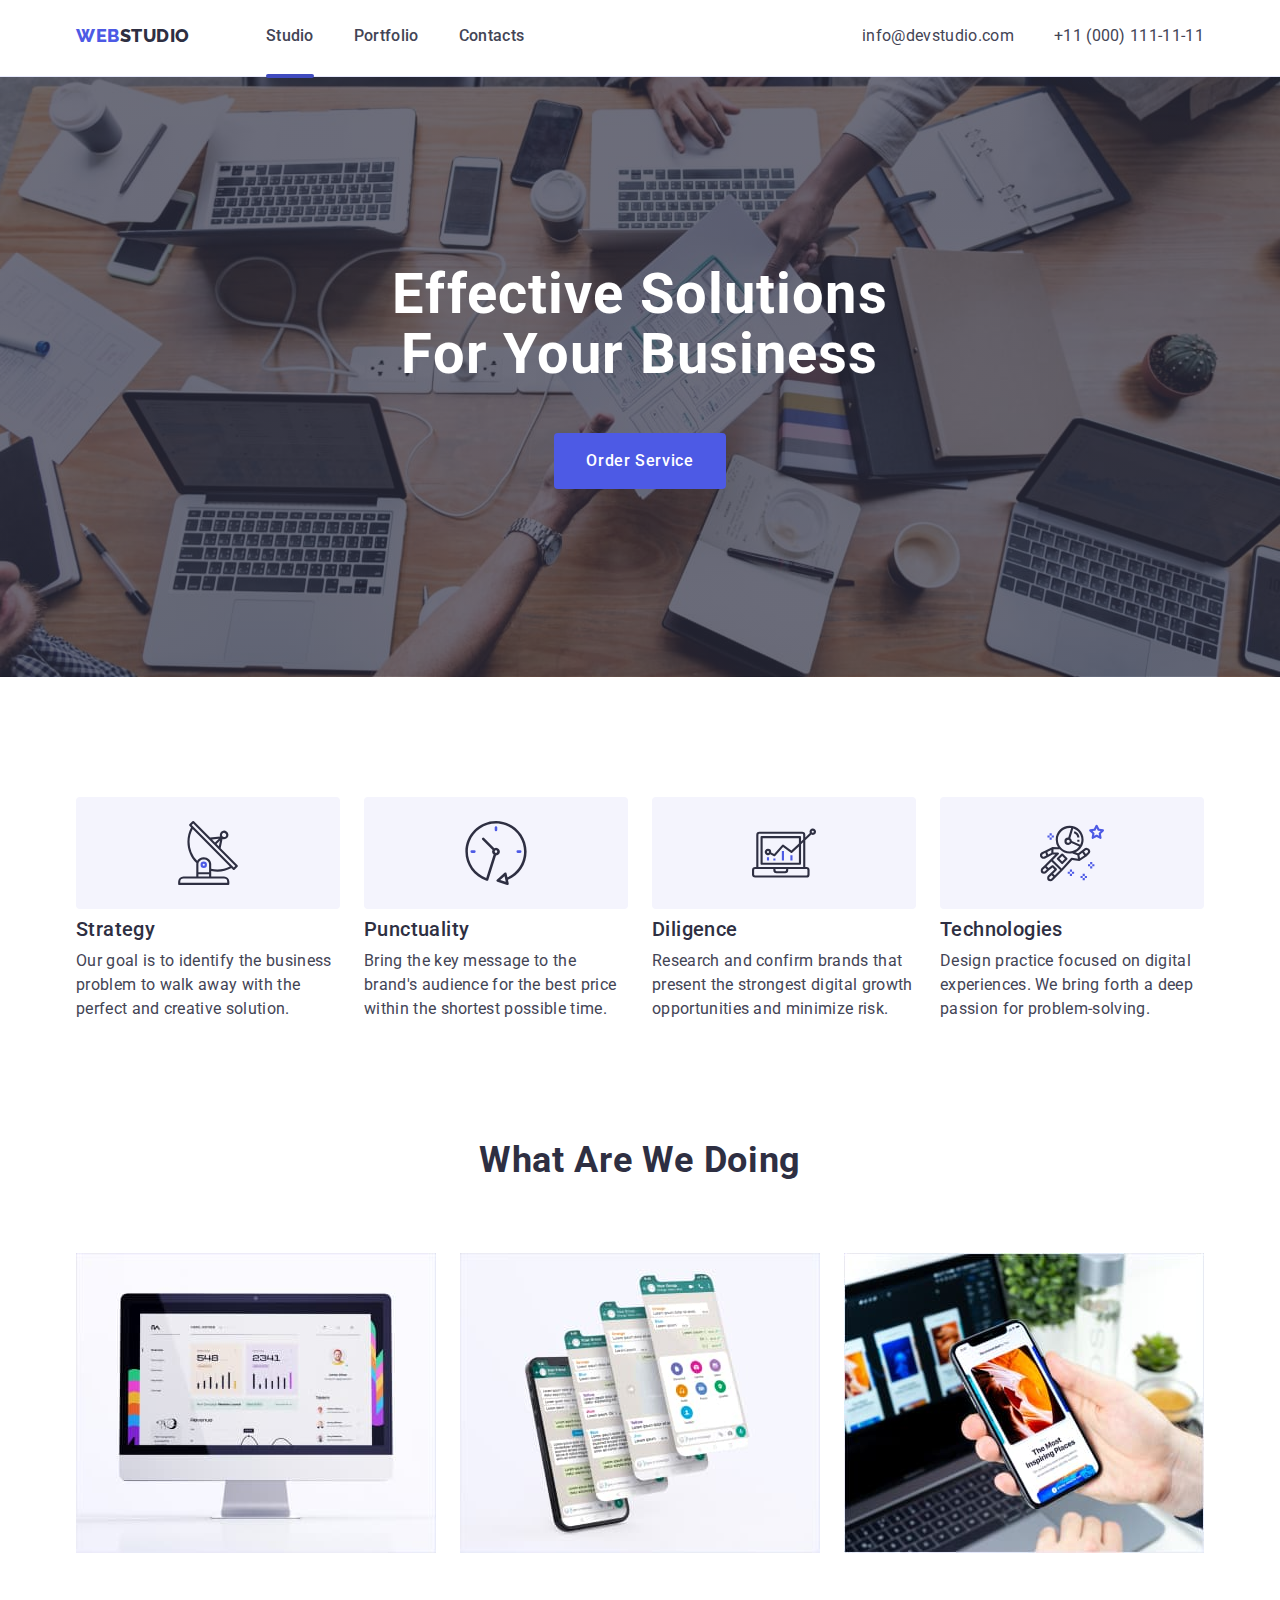
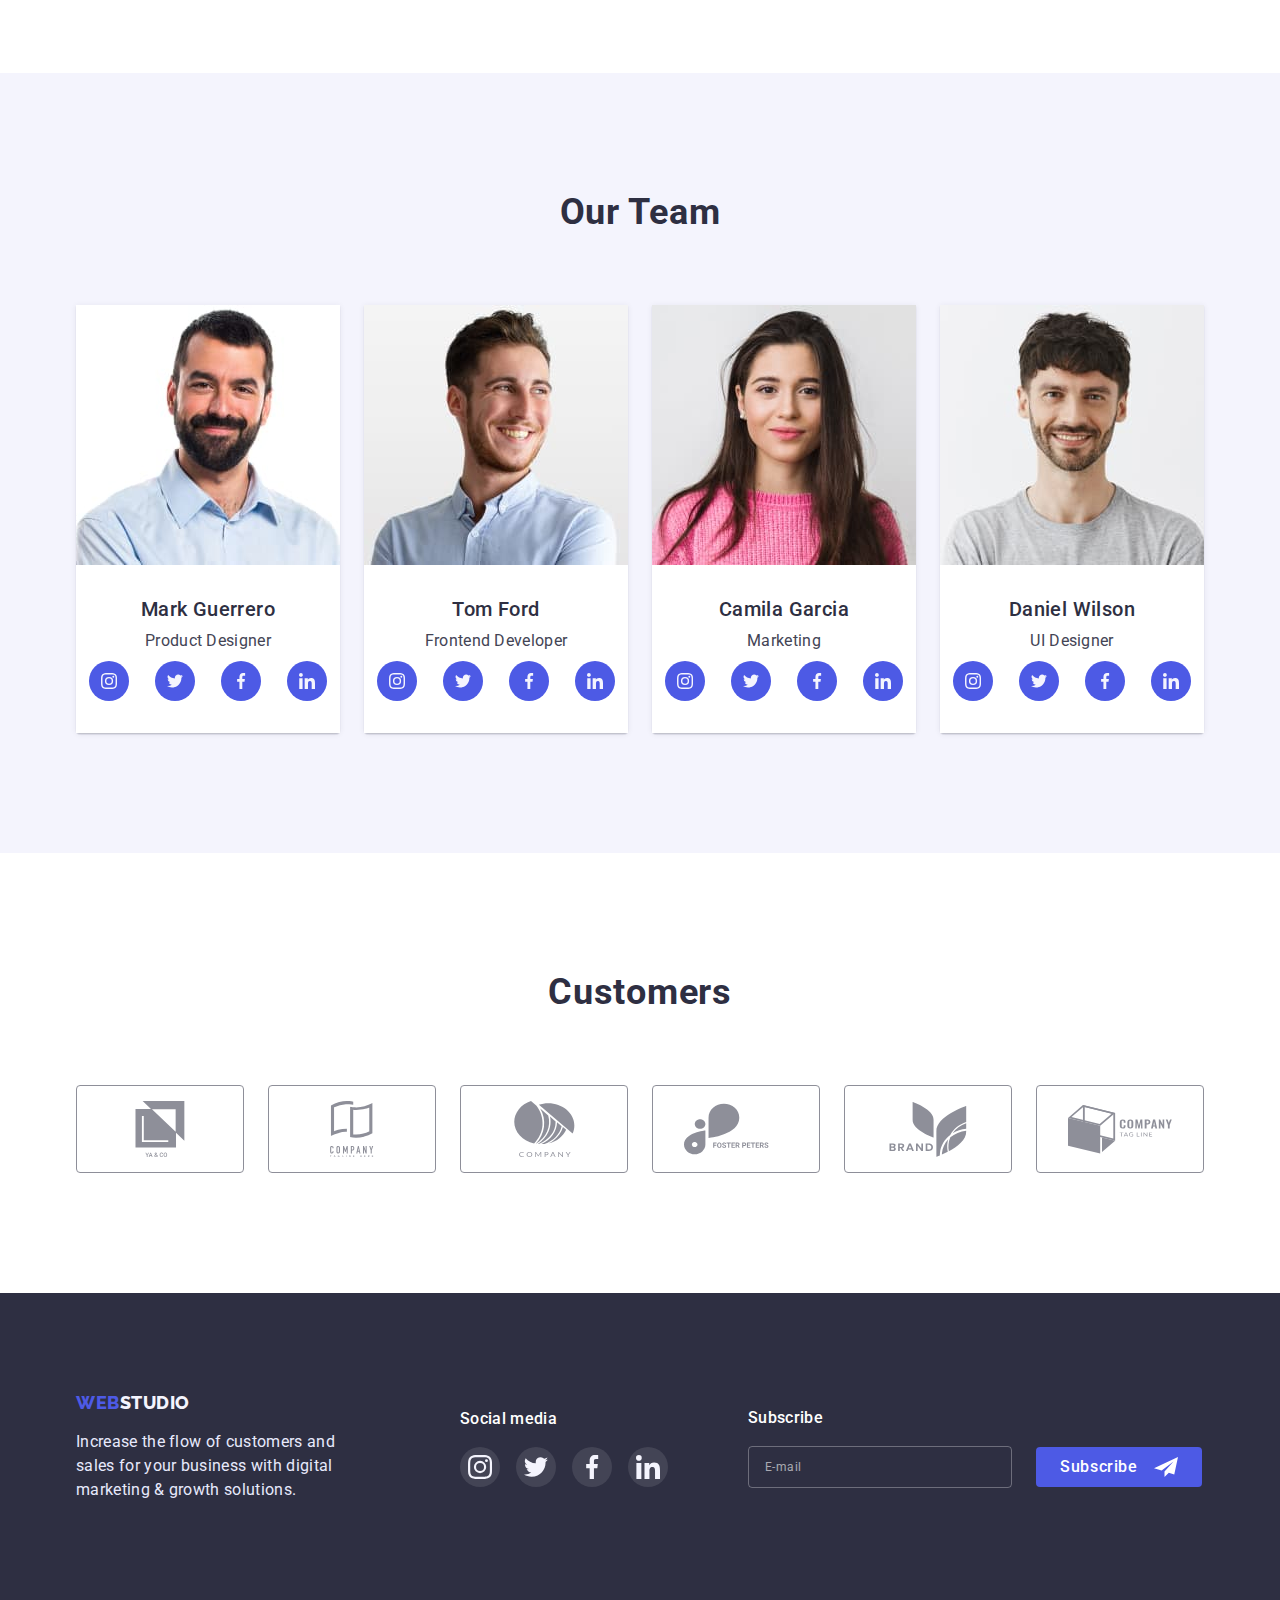
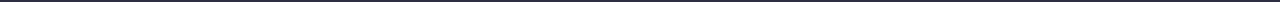
<file: index.html>
<!DOCTYPE html>
<html lang="en">
  <head>
    <meta charset="UTF-8" />
    <meta http-equiv="X-UA-Compatible" content="IE=edge" />
    <meta name="viewport" content="width=device-width, initial-scale=1.0" />
    <title>Web Studio</title>
    <link rel="preconnect" href="https://fonts.googleapis.com" />
    <link rel="preconnect" href="https://fonts.gstatic.com" crossorigin />
    <link
      href="https://fonts.googleapis.com/css2?family=Montserrat:wght@600&family=Raleway:wght@800&display=swap"
      rel="stylesheet"
    />
    <link rel="preconnect" href="https://fonts.googleapis.com" />
    <link rel="preconnect" href="https://fonts.gstatic.com" crossorigin />
    <link
      href="https://fonts.googleapis.com/css2?family=Montserrat:wght@600&family=Roboto:wght@400;500;700;900&display=swap"
      rel="stylesheet"
    />
    <link rel="stylesheet" href="./css/modern-normalize.css" />
    <link rel="stylesheet" href="./css/style.css" />
    <link rel="stylesheet" href="./css/mobile.css" />
    <link rel="stylesheet" href="./css/tablet.css" />
    <link rel="stylesheet" href="./css/desktop.css" />
  </head>
  <body>
    <header class="header">
      <div class="container header-container">
        <nav class="header-nav">
          <a href="./index.html" class="header-logo link"
            >Web<span class="header-logo-span">Studio</span></a
          >
          <ul class="header-list list">
            <li class="header-item">
              <a href="./index.html" class="header-link header-line link"
                >Studio</a
              >
            </li>
            <li class="header-item">
              <a href="./portfolio.html" class="header-link link">Portfolio</a>
            </li>
            <li class="header-item">
              <a href="" class="header-link link">Contacts</a>
            </li>
          </ul>
        </nav>
        <address class="header-adress">
          <ul class="header-list-adress list">
            <li>
              <a href="mailto:info@devstudio.com" class="header-mailo link"
                >info@devstudio.com</a
              >
            </li>
            <li>
              <a href="tel:+110001111111" class="header-tel link"
                >+11 (000) 111-11-11</a
              >
            </li>
          </ul>
        </address>
        <button class="btn-menu" type="button" data-menu-open>
          <svg class="icon-menu" width="32" height="22">
            <use href="./images/Icon.svg#icon-menu"></use>
          </svg>
        </button>
      </div>
      <div class="mobile-menu is-hidden" data-menu>
        <div class="menu-container">
          <button type="button" class="menu-close-btn" data-menu-close>
            <svg class="menu-close-svg" widht="8" height="8">
              <use href="./images/Icon.svg#icon-close"></use>
            </svg>
          </button>
          <nav>
            <ul class="mobile-menu-list list">
              <li class="mobile-menu-item">
                <a href="./index.html" class="mobile-menu-link link">Studio</a>
              </li>
              <li class="mobile-menu-item">
                <a href="./portfolio.html" class="mobile-menu-link link"
                  >Portfolio</a
                >
              </li>
              <li class="mobile-menu-item">
                <a href="" class="mobile-menu-link link">Contacts</a>
              </li>
            </ul>
          </nav>
          <address class="menu-adress">
            <ul class="mobile-menu-adress list">
              <li class="menu-adress-item">
                <a href="tel:+110001111111" class="mobile-menu-tel link"
                  >+11 (000) 111-11-11</a
                >
              </li>
              <li class="menu-adress-item">
                <a
                  href="mailto:info@devstudio.com"
                  class="mobile-menu-mailo link"
                  >info@devstudio.com</a
                >
              </li>
            </ul>
            <div>
              <ul class="menu-soc-list list">
                <li class="menu-soc-item">
                  <a href="" class="menu-soc-link link">
                    <svg class="menu-soc-icon" width="16" height="16">
                      <use href="./images/Icon.svg#icon-instagram"></use>
                    </svg>
                  </a>
                </li>
                <li class="menu-soc-item">
                  <a href="" class="menu-soc-link link">
                    <svg class="menu-soc-icon" width="16" height="16">
                      <use href="./images/Icon.svg#icon-twitter"></use>
                    </svg>
                  </a>
                </li>
                <li class="menu-soc-item">
                  <a href="" class="menu-soc-link link">
                    <svg class="menu-soc-icon" width="16" height="16">
                      <use href="./images/Icon.svg#icon-facebook"></use>
                    </svg>
                  </a>
                </li>
                <li class="menu-soc-item">
                  <a href="" class="menu-soc-link link">
                    <svg class="menu-soc-icon" width="16" height="16">
                      <use href="./images/Icon.svg#icon-linkedin"></use>
                    </svg>
                  </a>
                </li>
              </ul>
            </div>
          </address>
        </div>
      </div>
    </header>
    <main>
      <section class="hero">
        <div class="container">
          <h1 class="hero-heading">Effective Solutions For Your Business</h1>
          <button type="button" class="hero-btn" data-modal-open>
            Order Service
          </button>
        </div>
      </section>
      <section class="feature">
        <div class="container">
          <h2 class="feature-heading">Feature</h2>
          <ul class="feature-list list">
            <li class="feature-item">
              <div class="feature-picture">
                <svg class="feature-svg" width="64" height="64">
                  <use href="./images/Icon.svg#icon-antenna"></use>
                </svg>
              </div>
              <h3 class="feature-title">Strategy</h3>
              <p class="feature-text">
                Our goal is to identify the business problem to walk away with
                the perfect and creative solution.
              </p>
            </li>
            <li class="feature-item">
              <div class="feature-picture">
                <svg class="feature-svg" width="64" height="64">
                  <use href="./images/Icon.svg#icon-clock"></use>
                </svg>
              </div>
              <h3 class="feature-title">Punctuality</h3>
              <p class="feature-text">
                Bring the key message to the brand's audience for the best price
                within the shortest possible time.
              </p>
            </li>
            <li class="feature-item">
              <div class="feature-picture">
                <svg class="feature-svg" width="64" height="64">
                  <use href="./images/Icon.svg#icon-diagram"></use>
                </svg>
              </div>
              <h3 class="feature-title">Diligence</h3>
              <p class="feature-text">
                Research and confirm brands that present the strongest digital
                growth opportunities and minimize risk.
              </p>
            </li>
            <li class="feature-item">
              <div class="feature-picture">
                <svg class="feature-svg" width="64" height="64">
                  <use href="./images/Icon.svg#icon-astronaut"></use>
                </svg>
              </div>
              <h3 class="feature-title">Technologies</h3>
              <p class="feature-text">
                Design practice focused on digital experiences. We bring forth a
                deep passion for problem-solving.
              </p>
            </li>
          </ul>
        </div>
      </section>
      <section class="location section">
        <div class="container">
          <h2 class="location-heading">What are we doing</h2>
          <ul class="location-list list">
            <li class="location-item">
              <img
                src="./images/monitor.jpg"
                alt="monitor"
                srcset="./images/monitor.jpg 1x, ./images/monitor2x.jpg 2x"
                width="360"
                height="300"
              />
            </li>
            <li class="location-item">
              <img
                srcset="
                  ./images/smartphone.jpg   1x,
                  ./images/smartphone2x.jpg 2x
                "
                src="./images/smartphone.jpg"
                alt="smartphone"
                width="360"
                height="300"
              />
            </li>
            <li class="location-item">
              <img
                srcset="./images/laptop.jpg 1x, ./images/laptop2x.jpg 2x"
                src="./images/laptop.jpg"
                alt="laptop"
                width="360"
                height="300"
              />
            </li>
          </ul>
        </div>
      </section>
      <section class="tem section">
        <div class="container mini-container">
          <h2 class="tem-heading">Our Team</h2>
          <ul class="tem-list list">
            <li class="tem-item">
              <img
                src="./images/mark.jpg"
                alt="photo Mark Guerrero"
                srcset="./images/mark.jpg 1x, ./images/mark2x.jpg 2x"
                width="264"
                height="260"
              />
              <div class="tem-description">
                <h3 class="tem-title">Mark Guerrero</h3>
                <p class="tem-text">Product Designer</p>
                <ul class="tem-soc-list list">
                  <li class="tem-soc-item">
                    <a href="" class="tem-soc-link link">
                      <svg class="tem-soc-icon" width="16" height="16">
                        <use href="./images/Icon.svg#icon-instagram"></use>
                      </svg>
                    </a>
                  </li>
                  <li class="tem-soc-item">
                    <a href="" class="tem-soc-link link">
                      <svg class="tem-soc-icon" width="16" height="16">
                        <use href="./images/Icon.svg#icon-twitter"></use>
                      </svg>
                    </a>
                  </li>
                  <li class="tem-soc-item">
                    <a href="" class="tem-soc-link link">
                      <svg class="tem-soc-icon" width="16" height="16">
                        <use href="./images/Icon.svg#icon-facebook"></use>
                      </svg>
                    </a>
                  </li>
                  <li class="tem-soc-item">
                    <a href="" class="tem-soc-link link">
                      <svg class="tem-soc-icon" width="16" height="16">
                        <use href="./images/Icon.svg#icon-linkedin"></use>
                      </svg>
                    </a>
                  </li>
                </ul>
              </div>
            </li>
            <li class="tem-item">
              <img
                src="./images/tom.jpg"
                alt="photo Tom Ford"
                srcset="./images/tom.jpg 1x, ./images/tom2x.jpg 2x"
                width="264"
                height="260"
              />
              <div class="tem-description">
                <h3 class="tem-title">Tom Ford</h3>
                <p class="tem-text">Frontend Developer</p>
                <ul class="tem-soc-list list">
                  <li class="tem-soc-item">
                    <a href="" class="tem-soc-link link">
                      <svg class="tem-soc-icon" width="16" height="16">
                        <use href="./images/Icon.svg#icon-instagram"></use>
                      </svg>
                    </a>
                  </li>
                  <li class="tem-soc-item">
                    <a href="" class="tem-soc-link link">
                      <svg class="tem-soc-icon" width="16" height="16">
                        <use href="./images/Icon.svg#icon-twitter"></use>
                      </svg>
                    </a>
                  </li>
                  <li class="tem-soc-item">
                    <a href="" class="tem-soc-link link">
                      <svg class="tem-soc-icon" width="16" height="16">
                        <use href="./images/Icon.svg#icon-facebook"></use>
                      </svg>
                    </a>
                  </li>
                  <li class="tem-soc-item">
                    <a href="" class="tem-soc-link link">
                      <svg class="tem-soc-icon" width="16" height="16">
                        <use href="./images/Icon.svg#icon-linkedin"></use>
                      </svg>
                    </a>
                  </li>
                </ul>
              </div>
            </li>
            <li class="tem-item">
              <img
                src="./images/camila.jpg"
                alt="photo Camila Garcia"
                srcset="./images/camila.jpg 1x, ./images/camila2x.jpg 2x"
                width="264"
                height="260"
              />
              <div class="tem-description">
                <h3 class="tem-title">Camila Garcia</h3>
                <p class="tem-text">Marketing</p>
                <ul class="tem-soc-list list">
                  <li class="tem-soc-item">
                    <a href="" class="tem-soc-link link">
                      <svg class="tem-soc-icon" width="16" height="16">
                        <use href="./images/Icon.svg#icon-instagram"></use>
                      </svg>
                    </a>
                  </li>
                  <li class="tem-soc-item">
                    <a href="" class="tem-soc-link link">
                      <svg class="tem-soc-icon" width="16" height="16">
                        <use href="./images/Icon.svg#icon-twitter"></use>
                      </svg>
                    </a>
                  </li>
                  <li class="tem-soc-item">
                    <a href="" class="tem-soc-link link">
                      <svg class="tem-soc-icon" width="16" height="16">
                        <use href="./images/Icon.svg#icon-facebook"></use>
                      </svg>
                    </a>
                  </li>
                  <li class="tem-soc-item">
                    <a href="" class="tem-soc-link link">
                      <svg class="tem-soc-icon" width="16" height="16">
                        <use href="./images/Icon.svg#icon-linkedin"></use>
                      </svg>
                    </a>
                  </li>
                </ul>
              </div>
            </li>
            <li class="tem-item">
              <img
                src="./images/daniel.jpg"
                alt="photo Daniel Wilson"
                srcset="./images/daniel.jpg 1x, ./images/daniel2x.jpg 2x"
                width="264"
                height="260"
              />
              <div class="tem-description">
                <h3 class="tem-title">Daniel Wilson</h3>
                <p class="tem-text">UI Designer</p>
                <ul class="tem-soc-list list">
                  <li class="tem-soc-item">
                    <a href="" class="tem-soc-link link">
                      <svg class="tem-soc-icon" width="16" height="16">
                        <use href="./images/Icon.svg#icon-instagram"></use>
                      </svg>
                    </a>
                  </li>
                  <li class="tem-soc-item">
                    <a href="" class="tem-soc-link link">
                      <svg class="tem-soc-icon" width="16" height="16">
                        <use href="./images/Icon.svg#icon-twitter"></use>
                      </svg>
                    </a>
                  </li>
                  <li class="tem-soc-item">
                    <a href="" class="tem-soc-link link">
                      <svg class="tem-soc-icon" width="16" height="16">
                        <use href="./images/Icon.svg#icon-facebook"></use>
                      </svg>
                    </a>
                  </li>
                  <li class="tem-soc-item">
                    <a href="" class="tem-soc-link link">
                      <svg class="tem-soc-icon" width="16" height="16">
                        <use href="./images/Icon.svg#icon-linkedin"></use>
                      </svg>
                    </a>
                  </li>
                </ul>
              </div>
            </li>
          </ul>
        </div>
      </section>
      <section class="customers">
        <div class="container">
          <h2 class="customers-heading">Customers</h2>
          <ul class="customers-list list">
            <li class="customers-item">
              <a href="" class="customers-link link">
                <svg class="customers-svg" width="104" height="56">
                  <use href="./images/Icon.svg#icon-yaco"></use>
                </svg>
              </a>
            </li>
            <li class="customers-item">
              <a href="" class="customers-link link">
                <svg class="customers-svg" width="104" height="56">
                  <use href="./images/Icon.svg#icon-tagline"></use>
                </svg>
              </a>
            </li>
            <li class="customers-item">
              <a href="" class="customers-link link">
                <svg class="customers-svg" width="104" height="56">
                  <use href="./images/Icon.svg#icon-compani"></use>
                </svg>
              </a>
            </li>
            <li class="customers-item">
              <a href="" class="customers-link link">
                <svg class="customers-svg" width="104" height="56">
                  <use href="./images/Icon.svg#icon-fosterpeters"></use>
                </svg>
              </a>
            </li>
            <li class="customers-item">
              <a href="" class="customers-link link">
                <svg class="customers-svg" width="104" height="56">
                  <use href="./images/Icon.svg#icon-brand"></use>
                </svg>
              </a>
            </li>
            <li class="customers-item">
              <a href="" class="customers-link link">
                <svg class="customers-svg" width="104" height="56">
                  <use href="./images/Icon.svg#icon-companitag"></use>
                </svg>
              </a>
            </li>
          </ul>
        </div>
      </section>
    </main>
    <footer class="footer">
      <div class="container footer-container tablet-container">
        <div class="footer-title">
          <a href="./index.html" class="footer-logo link"
            >Web<span class="footer-logo-span">Studio</span>
          </a>
          <p class="footer-text">
            Increase the flow of customers and sales for your business with
            digital marketing & growth solutions.
          </p>
        </div>
        <div class="footer-social">
          <h3 class="social-text">Social media</h3>
          <ul class="social-list list">
            <li class="social-item">
              <a class="social-link" href="http://">
                <svg class="social-link-icon" widht="24" height="24">
                  <use href="./images/Icon.svg#icon-instagram"></use>
                </svg>
              </a>
            </li>
            <li class="social-item">
              <a class="social-link" href="">
                <svg class="social-link-icon" widht="24" height="24">
                  <use href="./images/Icon.svg#icon-twitter"></use>
                </svg>
              </a>
            </li>
            <li class="social-item">
              <a class="social-link" href="http://">
                <svg class="social-link-icon" widht="24" height="24">
                  <use href="./images/Icon.svg#icon-facebook"></use>
                </svg>
              </a>
            </li>
            <li class="social-item">
              <a class="social-link" href="http://">
                <svg class="social-link-icon" widht="24" height="24">
                  <use href="./images/Icon.svg#icon-linkedin"></use>
                </svg>
              </a>
            </li>
          </ul>
        </div>
        <div class="footer-form-wraper">
          <p class="form-name">Subscribe</p>
          <form action="" class="footer-form">
            <laber for="footer-email"></laber>
            <input
              class="footer-fiel"
              type="email"
              name="email"
              id="footer-email"
              placeholder="E-mail"
            />
            <button class="form-btn" type="submit">
              Subscribe<svg class="btn-icon" width="24" height="24">
                <use href="./images/Icon.svg#icon-Frame"></use>
              </svg>
            </button>
          </form>
        </div>
      </div>
    </footer>
    <div class="backdrop is-hidden" data-modal>
      <div class="modal">
        <button class="modal-close-btn" data-modal-close>
          <svg class="close-svg" widht="8" height="8">
            <use href="./images/Icon.svg#icon-close"></use>
          </svg>
        </button>
        <h2 class="modal-heading">
          Leave your contacts and we will call you back
        </h2>
        <form class="modal-form">
          <div class="form-field">
            <label class="form-text" for="name">Name</label>
            <div class="form-wraper">
              <input
                class="modal-inp"
                type="name"
                name="name"
                id="name"
                placeholder=" "
              />
              <svg class="modal-icon" widht="18" height="18">
                <use href="./images/Icon.svg#icon-person"></use>
              </svg>
            </div>
          </div>
          <div class="form-field">
            <label class="form-text" for="tel">Phone</label>
            <div class="form-wraper">
              <input
                class="modal-inp"
                type="tel"
                name="tel"
                id="tel"
                placeholder=" "
              />
              <svg class="modal-icon" widht="18" height="18">
                <use href="./images/Icon.svg#icon-phone"></use>
              </svg>
            </div>
          </div>
          <div class="form-field">
            <label class="form-text" for="email">Email</label>
            <div class="form-wraper">
              <input
                class="modal-inp"
                type="email"
                name="email"
                id="email"
                placeholder=" "
              />
              <svg class="modal-icon" widht="18" height="18">
                <use href="./images/Icon.svg#icon-email"></use>
              </svg>
            </div>
          </div>
          <div class="form-coment">
            <label class="form-text" for="coment">Comment</label>
            <textarea
              class="modal-textarea"
              placeholder="Text input"
              name="coment"
              id="coment"
            ></textarea>
          </div>
          <div class="modal-checbox">
            <input
              class="checbox visually-hidden"
              type="checkbox"
              name="consent"
              id="consent"
              required
            />
            <label class="checbox-text" for="consent"
              >I accept the terms and conditions of the
              <a class="checbox-link" href="#">Privacy Policy</a></label
            >
          </div>
          <button class="modal-btn" type="submit">Send</button>
        </form>
      </div>
    </div>
    <script src="./js/modal.js"></script>
    <script src="./js/menu.js"></script>
  </body>
</html>
</file>
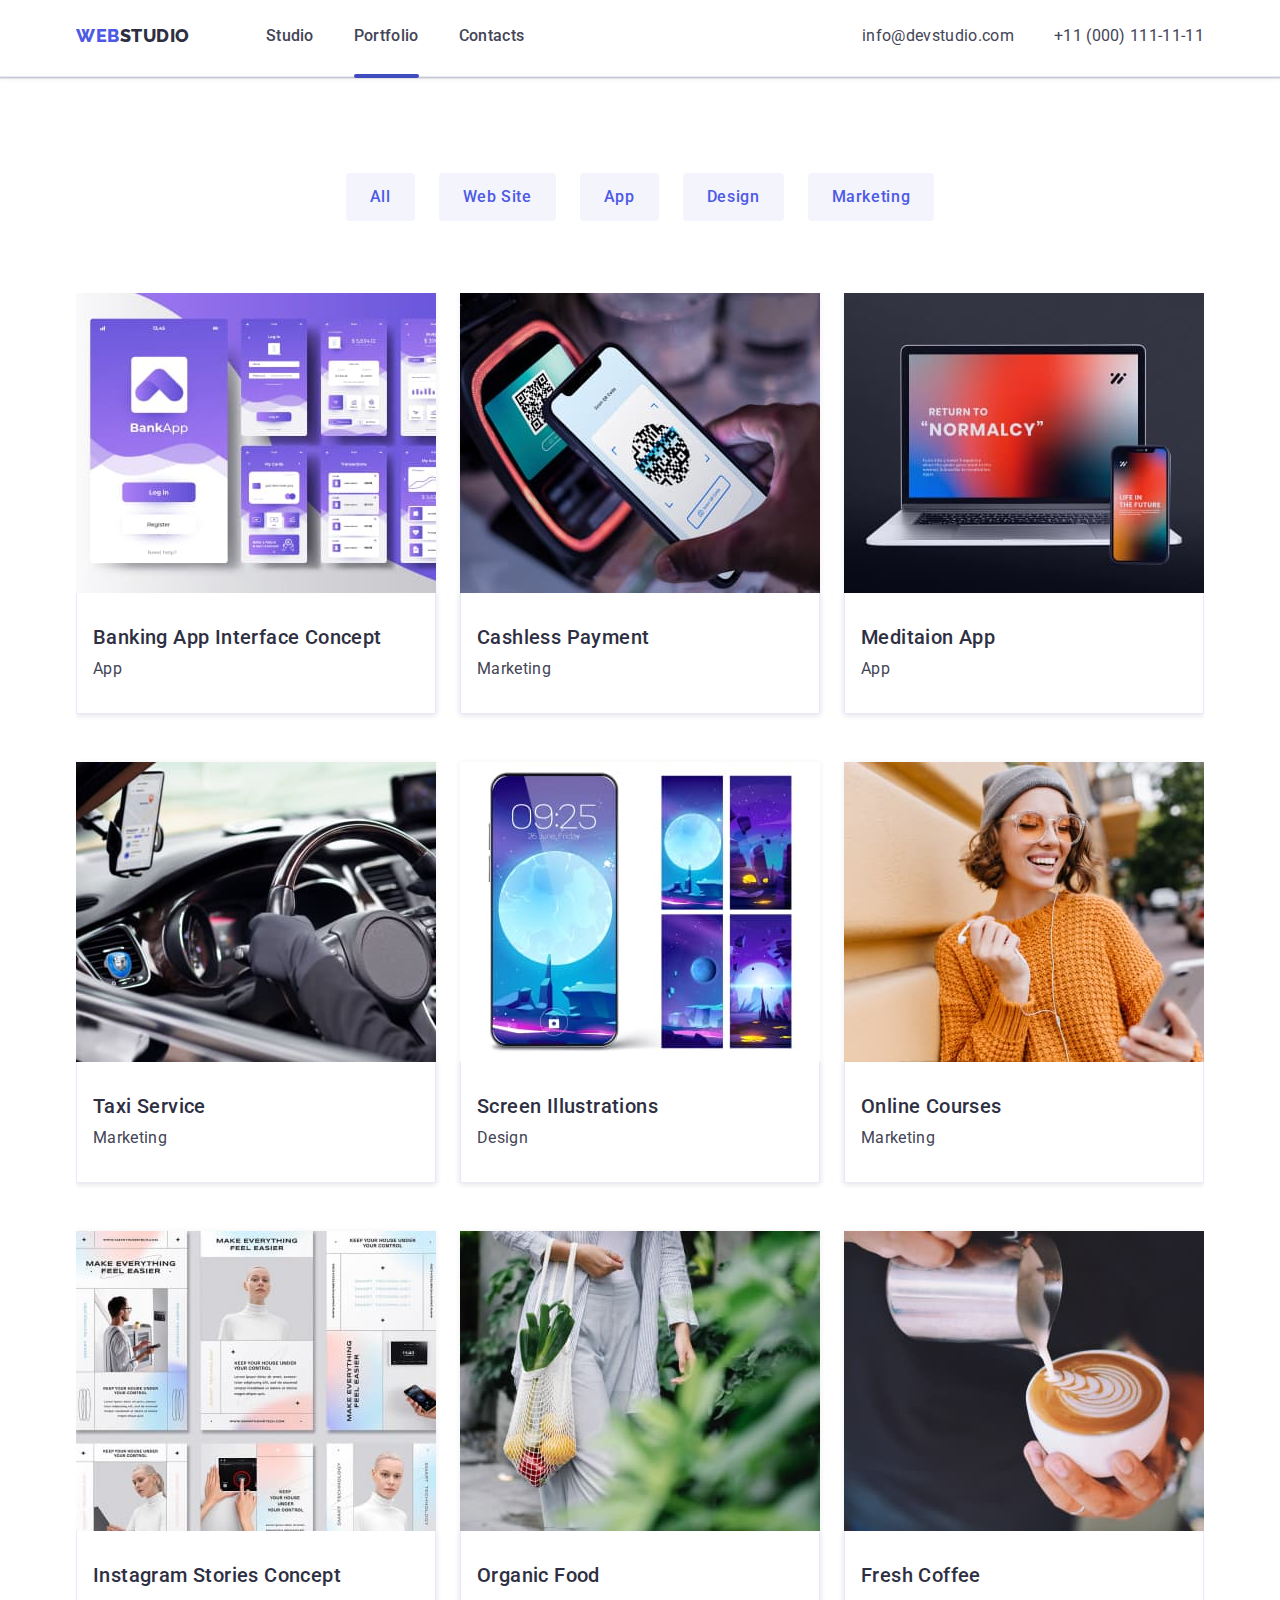
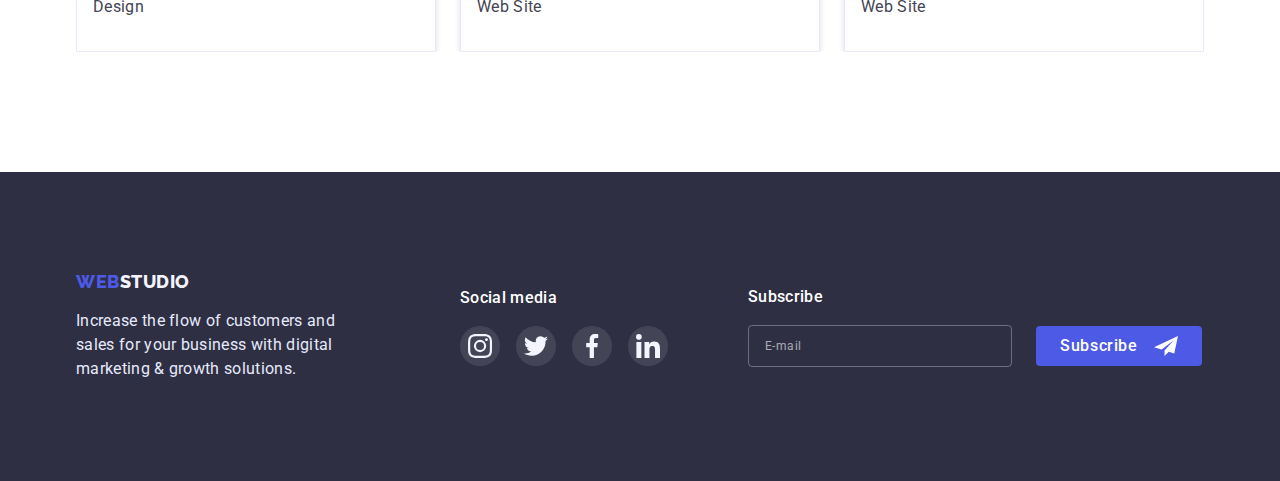
<file: portfolio.html>
<!DOCTYPE html>
<html lang="en">
  <head>
    <meta charset="UTF-8" />
    <meta http-equiv="X-UA-Compatible" content="IE=edge" />
    <meta name="viewport" content="width=device-width, initial-scale=1.0" />
    <title>Portfolio Web Studio</title>
    <link rel="preconnect" href="https://fonts.googleapis.com" />
    <link rel="preconnect" href="https://fonts.gstatic.com" crossorigin />
    <link
      href="https://fonts.googleapis.com/css2?family=Montserrat:wght@600&family=Raleway:wght@800&display=swap"
      rel="stylesheet"
    />
    <link rel="preconnect" href="https://fonts.googleapis.com" />
    <link rel="preconnect" href="https://fonts.gstatic.com" crossorigin />
    <link
      href="https://fonts.googleapis.com/css2?family=Montserrat:wght@600&family=Roboto:wght@400;500;700;900&display=swap"
      rel="stylesheet"
    />
    <link rel="stylesheet" href="./css/modern-normalize.css" />
    <link rel="stylesheet" href="./css/style.css" />
    <link rel="stylesheet" href="./css/mobile.css" />
    <link rel="stylesheet" href="./css/tablet.css" />
    <link rel="stylesheet" href="./css/desktop.css" />
  </head>
  <body>
    <header class="header">
      <div class="container header-container">
        <nav class="header-nav">
          <a href="./index.html" class="header-logo link"
            >Web<span class="header-logo-span">Studio</span></a
          >
          <ul class="header-list list">
            <li class="header-item">
              <a href="./index.html" class="header-link link">Studio</a>
            </li>
            <li class="header-item">
              <a href="./portfolio.html" class="header-link header-line link"
                >Portfolio</a
              >
            </li>
            <li class="header-item">
              <a href="" class="header-link link">Contacts</a>
            </li>
          </ul>
        </nav>
        <address class="header-adress">
          <ul class="header-list-adress list">
            <li>
              <a href="mailto:info@devstudio.com" class="header-mailo link"
                >info@devstudio.com</a
              >
            </li>
            <li>
              <a href="tel:+110001111111" class="header-tel link"
                >+11 (000) 111-11-11</a
              >
            </li>
          </ul>
        </address>
        <button class="btn-menu" type="button" data-menu-open>
          <svg class="icon-menu" width="32" height="22">
            <use href="./images/Icon.svg#icon-menu"></use>
          </svg>
        </button>
      </div>
      <div class="mobile-menu is-hidden" data-menu>
        <div class="menu-container">
          <button type="button" class="menu-close-btn" data-menu-close>
            <svg class="menu-close-svg" widht="8" height="8">
              <use href="./images/Icon.svg#icon-close"></use>
            </svg>
          </button>
          <nav>
            <ul class="mobile-menu-list list">
              <li class="mobile-menu-item">
                <a href="./index.html" class="mobile-menu-link link">Studio</a>
              </li>
              <li class="mobile-menu-item">
                <a href="./portfolio.html" class="mobile-menu-link link"
                  >Portfolio</a
                >
              </li>
              <li class="mobile-menu-item">
                <a href="" class="mobile-menu-link link">Contacts</a>
              </li>
            </ul>
          </nav>
          <address class="menu-adress">
            <ul class="mobile-menu-adress list">
              <li class="menu-adress-item">
                <a href="tel:+110001111111" class="mobile-menu-tel link"
                  >+11 (000) 111-11-11</a
                >
              </li>
              <li class="menu-adress-item">
                <a
                  href="mailto:info@devstudio.com"
                  class="mobile-menu-mailo link"
                  >info@devstudio.com</a
                >
              </li>
            </ul>
            <div>
              <ul class="menu-soc-list list">
                <li class="menu-soc-item">
                  <a href="" class="menu-soc-link link">
                    <svg class="menu-soc-icon" width="16" height="16">
                      <use href="./images/Icon.svg#icon-instagram"></use>
                    </svg>
                  </a>
                </li>
                <li class="menu-soc-item">
                  <a href="" class="menu-soc-link link">
                    <svg class="menu-soc-icon" width="16" height="16">
                      <use href="./images/Icon.svg#icon-twitter"></use>
                    </svg>
                  </a>
                </li>
                <li class="menu-soc-item">
                  <a href="" class="menu-soc-link link">
                    <svg class="menu-soc-icon" width="16" height="16">
                      <use href="./images/Icon.svg#icon-facebook"></use>
                    </svg>
                  </a>
                </li>
                <li class="menu-soc-item">
                  <a href="" class="menu-soc-link link">
                    <svg class="menu-soc-icon" width="16" height="16">
                      <use href="./images/Icon.svg#icon-linkedin"></use>
                    </svg>
                  </a>
                </li>
              </ul>
            </div>
          </address>
        </div>
      </div>
    </header>
    <main>
      <section class="card">
        <div class="container">
          <ul class="filter-list list">
            <li class="filter-item">
              <button type="button" class="filter-btn">All</button>
            </li>
            <li class="filter-item">
              <button type="button" class="filter-btn">Web Site</button>
            </li>
            <li class="filter-item">
              <button type="button" class="filter-btn">App</button>
            </li>
            <li class="filter-item">
              <button type="button" class="filter-btn">Design</button>
            </li>
            <li class="filter-item">
              <button type="button" class="filter-btn">Marketing</button>
            </li>
          </ul>
          <div class="card-container">
            <ul class="card-list list">
              <li class="card-item">
                <a href="" class="card-link link"
                  ><img
                    src="./images/img1.jpg"
                    alt="cards"
                    width="360"
                    height="300"
                  />
                  <div class="card-overley">
                    <p class="card-overley-text">
                      14 Stylish and User-Friendly App Design Concepts · Task
                      Manager App · Calorie Tracker App · Exotic Fruit Ecommerce
                      App · Cloud Storage App
                    </p>
                  </div>
                  <div class="card-description">
                    <h2 class="card-title">Banking App Interface Concept</h2>
                    <p class="card-text">App</p>
                  </div>
                </a>
              </li>
              <li class="card-item">
                <a href="" class="card-link link">
                  <img
                    class="cards"
                    src="./images/img2.jpg"
                    alt="cards"
                    width="360"
                    height="300"
                  />
                  <div class="card-overley">
                    <p class="card-overley-text">
                      14 Stylish and User-Friendly App Design Concepts · Task
                      Manager App · Calorie Tracker App · Exotic Fruit Ecommerce
                      App · Cloud Storage App
                    </p>
                  </div>
                  <div class="card-description">
                    <h2 class="card-title">Cashless Payment</h2>
                    <p class="card-text">Marketing</p>
                  </div>
                </a>
              </li>
              <li class="card-item">
                <a href="" class="card-link link"
                  ><img
                    src="./images/img3.jpg"
                    alt="cards"
                    width="360"
                    height="300"
                  />
                  <div class="card-overley">
                    <p class="card-overley-text">
                      14 Stylish and User-Friendly App Design Concepts · Task
                      Manager App · Calorie Tracker App · Exotic Fruit Ecommerce
                      App · Cloud Storage App
                    </p>
                  </div>
                  <div class="card-description">
                    <h2 class="card-title">Meditaion App</h2>
                    <p class="card-text">App</p>
                  </div>
                </a>
              </li>
              <li class="card-item">
                <a href="" class="card-link link"
                  ><img
                    src="./images/img4.jpg"
                    alt="cards"
                    width="360"
                    height="300"
                  />
                  <div class="card-overley">
                    <p class="card-overley-text">
                      14 Stylish and User-Friendly App Design Concepts · Task
                      Manager App · Calorie Tracker App · Exotic Fruit Ecommerce
                      App · Cloud Storage App
                    </p>
                  </div>
                  <div class="card-description">
                    <h2 class="card-title">Taxi Service</h2>
                    <p class="card-text">Marketing</p>
                  </div>
                </a>
              </li>
              <li class="card-item">
                <a href="" class="card-link link"
                  ><img
                    src="./images/img5.jpg"
                    alt="cards"
                    width="360"
                    height="300"
                  />
                  <div class="card-overley">
                    <p class="card-overley-text">
                      14 Stylish and User-Friendly App Design Concepts · Task
                      Manager App · Calorie Tracker App · Exotic Fruit Ecommerce
                      App · Cloud Storage App
                    </p>
                  </div>
                  <div class="card-description">
                    <h2 class="card-title">Screen Illustrations</h2>
                    <p class="card-text">Design</p>
                  </div>
                </a>
              </li>
              <li class="card-item">
                <a href="" class="card-link link"
                  ><img
                    src="./images/img6.jpg"
                    alt="cards"
                    width="360"
                    height="300"
                  />
                  <div class="card-overley">
                    <p class="card-overley-text">
                      14 Stylish and User-Friendly App Design Concepts · Task
                      Manager App · Calorie Tracker App · Exotic Fruit Ecommerce
                      App · Cloud Storage App
                    </p>
                  </div>
                  <div class="card-description">
                    <h2 class="card-title">Online Courses</h2>
                    <p class="card-text">Marketing</p>
                  </div>
                </a>
              </li>
              <li class="card-item">
                <a href="" class="card-link link"
                  ><img
                    src="./images/img7.jpg"
                    alt="cards"
                    width="360"
                    height="300"
                  />
                  <div class="card-overley">
                    <p class="card-overley-text">
                      14 Stylish and User-Friendly App Design Concepts · Task
                      Manager App · Calorie Tracker App · Exotic Fruit Ecommerce
                      App · Cloud Storage App
                    </p>
                  </div>
                  <div class="card-description">
                    <h2 class="card-title">Instagram Stories Concept</h2>
                    <p class="card-text">Design</p>
                  </div>
                </a>
              </li>
              <li class="card-item">
                <a href="" class="card-link link"
                  ><img
                    src="./images/img8.jpg"
                    alt="cards"
                    width="360"
                    height="300"
                  />
                  <div class="card-overley">
                    <p class="card-overley-text">
                      14 Stylish and User-Friendly App Design Concepts · Task
                      Manager App · Calorie Tracker App · Exotic Fruit Ecommerce
                      App · Cloud Storage App
                    </p>
                  </div>
                  <div class="card-description">
                    <h2 class="card-title">Organic Food</h2>
                    <p class="card-text">Web Site</p>
                  </div>
                </a>
              </li>
              <li class="card-item">
                <a href="" class="card-link link"
                  ><img
                    src="./images/img9.jpg"
                    alt="cards"
                    width="360"
                    height="300"
                  />
                  <div class="card-overley">
                    <p class="card-overley-text">
                      14 Stylish and User-Friendly App Design Concepts · Task
                      Manager App · Calorie Tracker App · Exotic Fruit Ecommerce
                      App · Cloud Storage App
                    </p>
                  </div>
                  <div class="card-description">
                    <h2 class="card-title">Fresh Coffee</h2>
                    <p class="card-text">Web Site</p>
                  </div>
                </a>
              </li>
            </ul>
          </div>
        </div>
      </section>
    </main>
    <footer class="footer">
      <div class="container footer-container tablet-container">
        <div class="footer-title">
          <a href="./index.html" class="footer-logo link"
            >Web<span class="footer-logo-span">Studio</span>
          </a>
          <p class="footer-text">
            Increase the flow of customers and sales for your business with
            digital marketing & growth solutions.
          </p>
        </div>
        <div class="footer-social">
          <h3 class="social-text">Social media</h3>
          <ul class="social-list list">
            <li class="social-item">
              <a class="social-link" href="http://">
                <svg class="social-link-icon" widht="24" height="24">
                  <use href="./images/Icon.svg#icon-instagram"></use>
                </svg>
              </a>
            </li>
            <li class="social-item">
              <a class="social-link" href="">
                <svg class="social-link-icon" widht="24" height="24">
                  <use href="./images/Icon.svg#icon-twitter"></use>
                </svg>
              </a>
            </li>
            <li class="social-item">
              <a class="social-link" href="http://">
                <svg class="social-link-icon" widht="24" height="24">
                  <use href="./images/Icon.svg#icon-facebook"></use>
                </svg>
              </a>
            </li>
            <li class="social-item">
              <a class="social-link" href="http://">
                <svg class="social-link-icon" widht="24" height="24">
                  <use href="./images/Icon.svg#icon-linkedin"></use>
                </svg>
              </a>
            </li>
          </ul>
        </div>
        <div class="footer-form-wraper">
          <p class="form-name">Subscribe</p>
          <form action="" class="footer-form">
            <laber for="footer-email"></laber>
            <input
              class="footer-fiel"
              type="email"
              name="email"
              id="footer-email"
              placeholder="E-mail"
            />
            <button class="form-btn" type="submit">
              Subscribe<svg class="btn-icon" width="24" height="24">
                <use href="./images/Icon.svg#icon-Frame"></use>
              </svg>
            </button>
          </form>
        </div>
      </div>
    </footer>
    <script src="./js/menu.js"></script>
  </body>
</html>
</file>
<file: css/style.css>
:root {
  --primary-brand-color: #4d5ae5;
  --pressed-state-color: #404bbf;
  --dark-color: #2e2f42;
  --success-color: #31d0aa;
  --text-color: #434455;
  --subtle-text-color: #8e8f99;
  --accent-color: #e7e9fc;
  --light-color: #f4f4fd;
  --modal-overlay-color: rgba(46, 47, 66, 0.4);
  --hero-background-color: rgba(46, 47, 66, 0.7);
  --tcb: 250ms cubic-bezier(0.4, 0, 0.2, 1);
}

*,
*::before,
*::after {
  box-sizing: border-box;
}

h1,
h2,
h3,
h4,
h5,
h6,
p {
  margin: 0;
}

ul {
  margin: 0;
  padding-left: 0;
}

img {
  display: block;
  max-width: 100%;
  height: auto;
  width: 100%;
}

body {
  font-family: "Roboto", sans-serif;
  color: var(--text-color);
}

.no-skroll {
  overflow: hidden;
}

.container {
  width: 100%;
  padding-left: 15px;
  padding-right: 15px;
  margin-left: auto;
  margin-right: auto;
}

.visually-hidden {
  position: absolute;
  width: 1px;
  height: 1px;
  margin: -1px;
  border: 0;
  padding: 0;
  white-space: nowrap;
  clip-path: inset(100%);
  clip: rect(0 0 0 0);
  overflow: hidden;
}

.list {
  list-style: none;
}

.link {
  text-decoration: none;
}

.header {
  border-bottom: 1px solid var(--accent-color);
  padding-top: 24px;
  padding-bottom: 24px;
  box-shadow: 0px 2px 1px rgba(46, 47, 66, 0.08),
    0px 1px 1px rgba(46, 47, 66, 0.16), 0px 1px 6px rgba(46, 47, 66, 0.08);
}

.header-container {
  display: flex;
  align-items: center;
}

.header-logo {
  font-family: "Raleway";
  font-weight: 800;
  font-size: 18px;
  line-height: 1.33;
  letter-spacing: 0.03em;
  text-transform: uppercase;
  color: var(--primary-brand-color);
  margin-right: auto;
}

.header-logo-span {
  color: var(--dark-color);
}

.header-nav {
  display: flex;
}

.header-list {
  display: none;
}
.header-item {
}
.header-link {
  font-weight: 500;
  font-size: 16px;
  line-height: 1.5;
  letter-spacing: 0.02em;
  color: var(--text-color);
  position: relative;

  transition: color var(--tcb);
}
.header-link:hover,
.header-link:focus {
  color: var(--pressed-state-color);
}

.header-line::after {
  content: "";
  width: 100%;
  height: 4px;
  background: var(--pressed-state-color);
  border-radius: 2px;
  position: absolute;
  top: 48px;
  left: 0;
}

.header-adress {
  display: none;
}

.header-list-adress {
}

.header-mailo {
  font-size: 16px;
  font-style: normal;
  line-height: 1.5;
  letter-spacing: 0.02em;
  color: var(--text-color);
}

.header-mailo:focus,
.header-mailo:hover {
  color: var(--pressed-state-color);
}

.header-tel {
  font-size: 16px;
  font-style: normal;
  line-height: 1.5;
  letter-spacing: 0.02em;
  color: var(--text-color);

  transition: color var(--tcb);
}

.header-tel:focus,
.header-tel:hover {
  color: var(--pressed-state-color);
}

.btn-menu {
  cursor: pointer;
  border: none;
  background: transparent;
  margin-left: auto;
  margin-right: 0;
}

.icon-menu {
  stroke: var(--dark-color);
}

.mobile-menu {
  position: fixed;
  top: 0;
  z-index: 1;
  background-color: #ffffff;
  width: 100%;
  height: 100vh;
}

.menu-container {
  height: 100%;
  padding: 40px;
  display: flex;
  flex-direction: column;
  margin-right: auto;
  overflow-y: auto;
}

.menu-close-btn {
  margin-left: auto;
  margin-bottom: 16px;
  width: 24px;
  height: 24px;
  border-radius: 50%;
  cursor: pointer;
  background-color: #e7e9fc;
  border: 1px solid rgba(0, 0, 0, 0.1);
  display: flex;
  justify-content: center;
  align-items: center;
  color: #000;

  transform: scale(1);
  transition: transform var(--tcb), color var(--tcb),
    background-color var(--tcb);
}

.menu-close-svg {
  fill: currentColor;
}

.menu-close-btn:is(:hover, :focus) {
  background-color: var(--pressed-state-color);
  color: #ffffff;
  transform: scale(0.9);
}

.mobile-menu-nav {
}
.mobile-menu-list {
}
.mobile-menu-item:not(:last-child) {
  margin-bottom: 40px;
}
.mobile-menu-link {
  font-weight: 700;
  font-size: 36px;
  line-height: 1.11;
  letter-spacing: 0.02em;
  color: var(--dark-color);

  transition: color var(--tcb);
}

.menu-adress {
  margin-top: auto;
}

.mobile-menu-adress {
  max-width: 340px;
  margin-bottom: 48px;
}

.menu-adress-item {
  color: var(--text-color);
  transition: color var(--tcb);
}
.menu-adress-item:not(:last-child) {
  margin-bottom: 40px;
}

.mobile-menu-tel {
  font-weight: 600;
  font-style: normal;
  font-size: 25px;
  line-height: 1.11;
  color: currentColor;
}

.mobile-menu-mailo {
  font-weight: 500;
  font-style: normal;
  font-size: 20px;
  line-height: 1.2;
  letter-spacing: 0.02em;
  color: currentColor;
}

.menu-adress-item:is(:hover, :focus),
.mobile-menu-link:is(:hover, :focus) {
  color: var(--pressed-state-color);
}

.menu-soc-list {
  display: flex;
  gap: 30px;
}
.menu-soc-item {
  width: 40px;
  height: 40px;
}
.menu-soc-link {
  width: 100%;
  height: 100%;
  background-color: var(--primary-brand-color);
  border-radius: 50%;
  display: flex;
  justify-content: center;
  align-items: center;

  transition: background-color var(--tcb);
}

.menu-soc-icon {
}

.menu-soc-link:is(:hover, :focus) {
  background-color: var(--pressed-state-color);
}

.hero {
  padding-top: 112px;
  padding-bottom: 112px;
  text-align: center;
  background-color: var(--dark-color);
  margin-left: auto;
  margin-right: auto;
  background-image: linear-gradient(
      var(--hero-background-color),
      var(--hero-background-color)
    ),
    url(../images/fon-hero-mobile.jpg);
  background-repeat: no-repeat;
  background-position: center;
}

@media (min-device-pixel-ratio: 2),
  (min-resolution: 192dpi),
  (min-resolution: 2dppx) {
  .hero {
    background-image: linear-gradient(
        var(--hero-background-color),
        var(--hero-background-color)
      ),
      url(../images/fon-hero-mobile\ 2x.jpg);
  }
}

.hero-heading {
  max-width: 320px;
  font-weight: 700;
  font-size: 32px;
  line-height: 1.11;
  letter-spacing: 0.02em;
  color: #ffffff;
  margin-right: auto;
  margin-left: auto;
  margin-bottom: 72px;
}

.hero-btn {
  font-family: inherit;
  font-weight: 500;
  font-size: 16px;
  line-height: 1.5;
  letter-spacing: 0.04em;
  color: #ffffff;
  background-color: var(--primary-brand-color);
  border-radius: 4px;
  cursor: pointer;
  border: none;
  padding: 16px 32px;

  transform: scale(1);
  transition: transform var(--tcb), background--color var(--tcb);
}

.hero-btn:hover,
.hero-btn:focus {
  background-color: var(--pressed-state-color);
  transform: scale(0.9);
}

.feature {
  padding-top: 96px;
  padding-bottom: 96px;
}
.section-feature {
}

.feature-heading {
  opacity: 0;
  display: none;
}
.feature-list {
  width: 100%;
  display: flex;
  justify-content: center;
  flex-wrap: wrap;
  row-gap: 96px;
}

.feature-item {
}

.feature-picture {
  display: none;
  width: 100%;
  background: var(--light-color);
  justify-content: center;
  align-items: center;
  border-radius: 4px;
  padding-top: 24px;
  padding-bottom: 24px;
  margin-bottom: 8px;
}

.feature-svg {
  display: none;
}

.feature-title {
  font-weight: 700;
  font-size: 36px;
  line-height: 1.11;
  letter-spacing: 0.02em;
  color: var(--dark-color);
  margin-bottom: 8px;
  text-align: center;
}
.feature-text {
  font-size: 16px;
  line-height: 1.5;
  letter-spacing: 0.02em;
  font-weight: 500;
}
.location {
  display: none;
}
.location-heading {
  font-weight: 700;
  font-size: 36px;
  line-height: 1.11;
  text-align: center;
  letter-spacing: 0.02em;
  text-transform: capitalize;
  color: var(--dark-color);
  margin-bottom: 72px;
}
.location-list {
  display: flex;
  justify-content: center;
  gap: 24px;
}
.location-item {
}
.tem {
  background: var(--light-color);
  padding-top: 96px;
  padding-bottom: 128px;
}

.mini-container {
  max-width: 264px;
}

.tem-heading {
  font-weight: 700;
  font-size: 36px;
  line-height: 1.11;
  text-align: center;
  letter-spacing: 0.02em;
  text-transform: capitalize;
  color: var(--dark-color);
  margin-bottom: 72px;
}
.tem-list {
}
.tem-item {
  border-radius: 0px 0px 4px 4px;
  box-shadow: 0px 1px 6px rgba(46, 47, 66, 0.08),
    0px 1px 1px rgba(46, 47, 66, 0.16), 0px 2px 1px rgba(46, 47, 66, 0.08);
}

.tem-item:not(:last-child) {
  margin-bottom: 72px;
}

.tem-description {
  text-align: center;
  background: #ffffff;
  padding-top: 32px;
  padding-bottom: 32px;
}

.tem-title {
  font-weight: 500;
  font-size: 20px;
  line-height: 1.2;
  letter-spacing: 0.02em;
  color: var(--dark-color);
  margin-bottom: 8px;
}
.tem-text {
  font-size: 16px;
  line-height: 1.5;
  letter-spacing: 0.02em;
  margin-bottom: 8px;
}

.tem-soc-list {
  display: flex;
  justify-content: space-around;
}

.tem-soc-item {
  width: 40px;
  height: 40px;
}

.tem-soc-link {
  width: 100%;
  height: 100%;
  background-color: var(--primary-brand-color);
  border-radius: 50%;
  display: flex;
  justify-content: center;
  align-items: center;

  transition: background-color var(--tcb);
}

.tem-soc-icon {
}

.tem-soc-link:is(:hover, :focus) {
  background-color: var(--pressed-state-color);
}

.customers {
  padding-top: 96px;
  padding-bottom: 96px;
}

.customers-heading {
  font-weight: 700;
  font-size: 36px;
  line-height: 1.11;
  letter-spacing: 0.02em;
  text-transform: capitalize;
  color: var(--dark-color);
  text-align: center;
  margin-bottom: 72px;
}
.customers-list {
  display: flex;
  justify-content: center;
  flex-wrap: wrap;
  row-gap: 72px;
  column-gap: 16px;
}

.customers-item {
  width: calc((100% - 16px) / 2);
  height: 88px;
}

.customers-link {
  width: 100%;
  height: 100%;
  display: flex;
  justify-content: center;
  align-items: center;
  border: 1px solid var(--subtle-text-color);
  border-radius: 4px;
  color: var(--subtle-text-color);

  transition: border-color var(--tcb), color var(--tcb);
}

.customers-svg {
  fill: currentColor;
}

.customers-link:is(:hover, :focus) {
  border-color: var(--pressed-state-color);
  color: var(--pressed-state-color);
}

.footer {
  background: var(--dark-color);
  padding-top: 96px;
  padding-bottom: 96px;
}
.footer-container {
  display: flex;
  flex-direction: column;
  justify-content: center;
  align-items: center;
  row-gap: 72px;
}
.footer-title {
  display: flex;
  flex-direction: column;
  justify-content: center;
  align-items: center;
}

.footer-logo {
  font-family: "Raleway";
  font-weight: 800;
  font-size: 18px;
  line-height: 1.16;
  display: flex;
  align-items: center;
  letter-spacing: 0.03em;
  text-transform: uppercase;
  color: var(--primary-brand-color);
  align-items: center;
}
.footer-logo-span {
  color: var(--light-color);
}
.footer-text {
  max-width: 268px;
  font-size: 16px;
  line-height: 1.5;
  letter-spacing: 0.02em;
  color: var(--accent-color);
  margin-top: 16px;
}
.footer-social {
  display: flex;
  flex-direction: column;
  align-items: center;
}

.social-text {
  font-weight: 500;
  font-size: 16px;
  line-height: 1.5;
  letter-spacing: 0.02em;
  color: #ffffff;
  margin-bottom: 16px;
}

.social-list {
  display: flex;
  justify-content: center;
  gap: 16px;
}

.social-item {
  width: 40px;
  height: 40px;
}

.social-link {
  width: 100%;
  height: 100%;
  background-color: rgba(255, 255, 255, 0.1);
  border-radius: 50%;
  display: flex;
  justify-content: center;
  align-items: center;

  transition: background-color var(--tcb);
}

.social-link-icon {
}

.social-link:is(:hover, :focus) {
  background-color: var(--success-color);
}

.footer-form-wraper {
  display: flex;
  flex-direction: column;
  align-items: center;
  width: 100%;
}

.form-name {
  font-weight: 500;
  font-size: 16px;
  line-height: 1.5;
  letter-spacing: 0.02em;
  color: #ffffff;
}
.footer-form {
  display: flex;
  flex-direction: column;
  align-items: center;
  width: 100%;
  row-gap: 16px;
}

.footer-fiel {
  width: 100%;
  padding: 8px 16px;
  background: transparent;
  border: 1px solid rgba(255, 255, 255, 0.3);
  border-radius: 4px;
  color: #ffffff;
  font-size: 12px;
  line-height: 2;
  letter-spacing: 0.04em;
  outline: none;
}

.footer-fiel::placeholder {
  color: rgba(255, 255, 255, 0.6);
}

.footer-fiel:hover,
.footer-fiel:not(:placeholder-shown) {
  border: 1px solid var(--pressed-state-color);
}

.form-btn {
  position: relative;
  font-weight: 500;
  font-size: 16px;
  line-height: 1.5;
  letter-spacing: 0.04em;
  color: #ffffff;
  padding: 8px 64px 8px 24px;
  background: var(--primary-brand-color);
  border-radius: 4px;
  border: none;
  cursor: pointer;
  overflow: hidden;

  transform: scale(1);
  transition: transform var(--tcb), background--color var(--tcb);
}

.btn-icon {
  position: absolute;
  right: 24px;
  fill: #ffffff;
  opacity: 1;

  transform: translate(0);
  transition: transform var(--tcb), opacity var(--tcb);
}

.form-btn:is(:hover, :focus) {
  background-color: var(--pressed-state-color);
  transform: scale(0.9);
}

.form-btn:hover .btn-icon {
  transform: translate(35px, -35px);
  opacity: 0;
}

.card {
  padding-top: 48px;
  padding-bottom: 48px;
}

.card-container {
  max-width: 396px;
  margin-left: auto;
  margin-right: auto;
}

.filter {
}
.filter-heading {
  opacity: 0;
}
.filter-list {
  display: flex;
  justify-content: left;
  column-gap: 24px;
  row-gap: 16px;
  flex-wrap: wrap;
  margin-bottom: 48px;
}

.filter-item {
}

.filter-btn {
  font-family: inherit;
  font-weight: 500;
  font-size: 16px;
  line-height: 1.5;
  letter-spacing: 0.04em;
  color: var(--primary-brand-color);
  background-color: var(--light-color);
  cursor: pointer;
  border: none;
  padding: 8px 16px;
  border-radius: 4px;

  transition: background-color var(--tcb), color var(--tcb),
    box-shadow var(--tcb);
}

.filter-btn:hover,
.filter-btn:focus {
  background-color: var(--pressed-state-color);
  color: #ffffff;
  box-shadow: 0px 3px 1px rgba(0, 0, 0, 0.1), 0px 2px 1px rgba(0, 0, 0, 0.08),
    0px 2px 2px rgba(0, 0, 0, 0.12);
}

.card-list {
  display: flex;
  flex-direction: column;
  row-gap: 48px;
  overflow: hidden;
}
.card-item {
  box-shadow: 0px 1px 6px rgba(46, 47, 66, 0.08);

  transition: box-shadow var(--tcb);
}

.card-item:is(:hover, :focus) {
  box-shadow: 0px 1px 6px rgba(46, 47, 66, 0.08),
    0px 1px 1px rgba(46, 47, 66, 0.16), 0px 2px 1px rgba(46, 47, 66, 0.08);
}

.card-link {
  position: relative;
}

.card-overley {
  width: 100%;
  height: 74%;
  position: absolute;
  top: 0;
  left: 0;
  overflow: hidden;
}

.card-overley-text {
  width: 100%;
  height: 100%;
  font-size: 16px;
  line-height: 1.5;
  letter-spacing: 0.02em;
  color: var(--light-color);
  background-color: var(--primary-brand-color);
  padding: 40px 32px 164px 40px;
  position: absolute;
  top: 0;
  left: 0;

  transform: translateY(100%);
  transition: transform var(--tcb);
}

.card-link:hover .card-overley-text {
  transform: translateY(0);
}

.card-description {
  padding-top: 32px;
  padding-bottom: 32px;
  padding-left: 16px;
  border: 1px solid var(--accent-color);
  border-top: 0;
  box-shadow: 0px 1px 6px rgba(46, 47, 66, 0.08);
}

.card-title {
  font-weight: 500;
  font-size: 20px;
  line-height: 1.2;
  letter-spacing: 0.02em;
  color: var(--dark-color);
  margin-bottom: 8px;
}
.card-text {
  font-size: 16px;
  line-height: 1.5;
  letter-spacing: 0.02em;
  color: var(--text-color);
}
.backdrop {
  position: fixed;
  top: 0;
  left: 0;
  width: 100%;
  height: 100%;
  background-color: var(--modal-overlay-color);
  opacity: 1;
  visibility: visible;

  transition: opacity var(--tcb);
}

.is-hidden {
  opacity: 0;
  visibility: hidden;
  pointer-events: none;
}

.backdrop.is-hidden .modal {
  opacity: 0;
  transform: translate(-50%, -50%) rotate(45deg) scale(0.2);
}

.modal {
  max-width: 396px;
  max-height: 650px;
  padding: 72px 24px 24px 24px;
  background-color: #fcfcfc;
  box-shadow: 0px 1px 1px rgba(0, 0, 0, 0.14), 0px 1px 3px rgba(0, 0, 0, 0.12),
    0px 2px 1px rgba(0, 0, 0, 0.2);
  border-radius: 4px;
  position: absolute;
  opacity: 1;
  transform: rotate(0) scale(1);
  transition: transform var(--tcb), opacity var(--tcb);
}

.modal-close-btn {
  width: 24px;
  height: 24px;
  border-radius: 50%;
  cursor: pointer;
  background-color: #e7e9fc;
  border: 1px solid rgba(0, 0, 0, 0.1);
  position: absolute;
  top: 24px;
  right: 24px;
  display: flex;
  justify-content: center;
  align-items: center;
  color: #000;

  transform: scale(1);
  transition: transform var(--tcb), color var(--tcb),
    background-color var(--tcb);
}

.close-svg {
  fill: currentColor;
}

.modal-close-btn:is(:hover, :focus) {
  background-color: var(--pressed-state-color);
  color: #ffffff;
  transform: scale(0.9);
}

.modal-heading {
  font-family: "Roboto";
  font-weight: 500;
  font-size: 16px;
  line-height: 1.5;
  text-align: center;
  letter-spacing: 0.02em;
  color: var(--dark-color);
  margin-bottom: 14px;
}

.modal-form {
}
.form-field {
  margin-bottom: 8px;
}
.form-text {
  font-size: 12px;
  line-height: 1.16;
  letter-spacing: 0.01em;
  color: var(--subtle-text-color);
}
.form-wraper {
  width: 100%;
  position: relative;
}
.modal-inp {
  width: 100%;
  color: #000;
  padding: 10px 38px;
  border: 1px solid rgba(33, 33, 33, 0.2);
  border-radius: 4px;
  outline: none;
  margin-top: 4px;

  transition: border var(--tcb);
}
.modal-icon {
  position: absolute;
  pointer-events: none;
  fill: var(--dark-color);
  left: 25px;
  top: 5px;
  transform: translate(-50%, 50%);

  transition: fill var(--tcb);
}

.modal-inp:is(:hover, :focus),
.modal-inp:not(:placeholder-shown) {
  border: 1px solid var(--primary-brand-color);
}
.modal-inp:not(:placeholder-shown) + .modal-icon {
  fill: var(--primary-brand-color);
}
.modal-inp:is(:hover, :focus) + .modal-icon {
  fill: var(--primary-brand-color);
}

.form-coment {
  margin-bottom: 16px;
}

.modal-textarea {
  width: 100%;
  height: 120px;
  resize: none;
  padding: 8px 16px;
  font-weight: 400;
  font-size: 12px;
  line-height: 1.33;
  letter-spacing: 0.04em;
  color: #000;
  border: 1px solid rgba(33, 33, 33, 0.2);
  border-radius: 4px;
  outline: none;
  margin-top: 4px;

  transition: border var(--tcb);
}

.modal-textarea:not(:placeholder-shown),
.modal-textarea:is(:hover, :focus),
.modal-inp:is(:hover, :focus),
.modal-inp:not(:placeholder-shown) {
  border: 1px solid var(--primary-brand-color);
}

.modal-checbox {
  margin-bottom: 24px;
}
.checbox {
}

.checbox-text {
  font-size: 12px;
  line-height: 1.33;
  letter-spacing: 0.04em;
  color: #757575;
  display: flex;
  flex-wrap: wrap;
}

.checbox-text::before {
  content: "";
  width: 16px;
  height: 16px;
  border: 1.25px solid var(--dark-color);
  border-radius: 2px;
  margin-right: 8px;
  cursor: pointer;

  transition: background-color var(--tcb);
}

.checbox:checked + .checbox-text::before {
  background-color: var(--pressed-state-color);
  border: none;
  background-image: url(../images/chec.svg);
  background-position: center;
  background-repeat: no-repeat;
}

.checbox-link {
  padding-left: 3px;
}

.modal-btn {
  padding: 16px 32px;
  width: 169px;
  background-color: var(--primary-brand-color);
  box-shadow: 0px 4px 4px rgba(0, 0, 0, 0.15);
  border-radius: 4px;
  font-family: inherit;
  font-weight: 500;
  font-size: 16px;
  line-height: 1.5;
  letter-spacing: 0.04em;
  color: #ffffff;
  border: none;
  text-align: center;
  cursor: pointer;
  display: block;
  margin-left: auto;
  margin-right: auto;

  transform: scale(1);
  transition: transform var(--tcb), background--color var(--tcb);
}

.modal-btn:is(:hover, :focus) {
  background-color: var(--pressed-state-color);
  transform: scale(0.9);
}
</file>
<file: css/mobile.css>
@media screen and (min-width: 480px) {
  .container {
    width: 428px;
  }
  .hero {
    background-image: linear-gradient(
        var(--hero-background-color),
        var(--hero-background-color)
      ),
      url(../images/fon-hero-tablet.jpg);
  }
  @media (min-device-pixel-ratio: 2),
    (min-resolution: 192dpi),
    (min-resolution: 2dppx) {
    .hero {
      background-image: linear-gradient(
          var(--hero-background-color),
          var(--hero-background-color)
        ),
        url(../images/fon-hero-tablet\ 2x.jpg);
    }
  }

  .hero-heading {
    font-size: 36px;
  }
  .mobile-menu-tel {
    font-size: 36px;
  }
  .menu-soc-list {
    gap: 56px;
  }

  .footer-fiel {
    width: 398px;
    margin-right: 24px;
  }

  .modal {
    width: 396px;
    top: 50%;
    left: 50%;
    transform: translate(-50%, -50%);
  }

  .filter-list {
    justify-content: center;
  }
}
</file>
<file: css/tablet.css>
@media screen and (min-width: 768px) {
  .container {
    width: 768px;
  }

  .mini-container {
    max-width: 552px;
  }

  .header {
    padding-bottom: 16px;
  }
  .btn-menu {
    display: none;
  }
  .header-list {
    display: flex;
    justify-content: center;
    gap: 40px;
    margin-left: 123px;
  }
  .header-adress {
    display: flex;
    margin-left: auto;
  }
  .hero {
    background-image: linear-gradient(
        var(--hero-background-color),
        var(--hero-background-color)
      ),
      url(../images/fon-hero-desctop.jpg);
    padding-bottom: 188px;
    padding-top: 188px;
  }

  @media (min-device-pixel-ratio: 2),
    (min-resolution: 192dpi),
    (min-resolution: 2dppx) {
    .hero {
      background-image: linear-gradient(
          var(--hero-background-color),
          var(--hero-background-color)
        ),
        url(../images/fon-hero-desctop\ 2x.jpg);
    }
  }

  .hero-heading {
    max-width: 496px;
    font-size: 56px;
    line-height: 1.07;
    margin-bottom: 40px;
  }
  .modal {
    width: 408px;
  }

  .feature-list {
    display: flex;
    flex-wrap: wrap;
    width: 100%;
    column-gap: 24px;
    row-gap: 72px;
    justify-content: center;
  }

  .feature-item {
    width: calc((100% - 24px) / 2);
  }

  .tem {
    padding-top: 96px;
    padding-bottom: 104px;
  }

  .tem-list {
    display: flex;
    flex-wrap: wrap;
    column-gap: 24px;
    row-gap: 64px;
  }

  .tem-item:not(:last-child) {
    margin-bottom: 0;
  }

  .tem-item {
    width: calc((100% - 24px) / 2);
  }

  .customers-list {
    column-gap: 24px;
  }

  .customers-item {
    width: calc((100% - 2 * 24px) / 3);
  }

  .footer-container {
    flex-direction: row;
    flex-wrap: wrap;
    column-gap: 24px;
    justify-content: left;
  }
  .footer-title {
    justify-content: center;
    align-items: flex-start;
  }
  .footer-social {
    align-items: start;
  }

  .form-name {
    margin-bottom: 16px;
  }

  .footer-form-wraper {
    align-items: start;
  }

  .footer-form {
    display: flex;
    flex-direction: row;
    justify-content: left;
    width: 100%;
  }

  .footer-fiel {
    width: 264px;
  }
  .card {
    padding-top: 64px;
    padding-bottom: 96px;
  }
  .card-container {
    max-width: 738px;
  }

  .filter-list {
    justify-content: center;
    margin-bottom: 64px;
  }
  .filter-btn {
    padding: 12px 24px;
  }

  .card-list {
    flex-direction: row;
    flex-wrap: wrap;
    row-gap: 72px;
    column-gap: 24px;
    justify-content: center;
    width: 100%;
  }
  .card-item {
    width: calc((100% - 24px) / 2);
  }

  .card-item:last-child {
    margin-right: auto;
  }
  .card-overley {
    width: 360px;
    height: 300px;
  }
}
</file>
<file: css/desktop.css>
@media screen and (min-width: 1200px) {
  .container {
    width: 1158px;
  }

  .mini-container {
    max-width: 100%;
  }

  .header-list-adress {
    display: flex;
    gap: 40px;
  }
  .header {
    padding-bottom: 28px;
  }

  .header-list {
    margin-left: 76px;
  }
  .hero-heading {
    margin-bottom: 48px;
  }
  .feature {
    padding-top: 120px;
    padding-bottom: 120px;
  }
  .feature-item {
    width: calc((100% - 3 * 24px) / 4);
  }
  .feature-picture {
    display: flex;
  }
  .feature-svg {
    display: flex;
  }

  .feature-title {
    font-weight: 500;
    font-size: 20px;
    line-height: 1.2;
    text-align: left;
  }
  .feature-text {
    font-weight: 400;
  }

  .location {
    display: flex;
    padding-bottom: 120px;
  }
  .tem {
    padding-top: 120px;
    padding-bottom: 120px;
  }
  .tem-list {
  }
  .tem-item {
    width: calc((100% - 3 * 24px) / 4);
  }

  .customers {
    padding-top: 120px;
    padding-bottom: 120px;
  }

  .customers-item {
    width: calc((100% - 5 * 24px) / 6);
  }
  .footer {
    padding-top: 100px;
    padding-bottom: 100px;
  }

  .footer-container {
    flex-direction: row;
    flex-wrap: nowrap;
    gap: 0;
    justify-content: left;
  }
  .footer-title {
    margin-right: 120px;
  }

  .footer-social {
    margin-right: 80px;
  }

  .footer-text {
    width: 264px;
  }

  .card {
    padding-top: 96px;
    padding-bottom: 120px;
  }
  .card-container {
    max-width: 100%;
  }
  .filter-list {
    margin-bottom: 72px;
  }
  .card-list {
    row-gap: 48px;
  }
  .card-item {
    width: calc((100% - 2 * 24px) / 3);
  }
}
</file>
